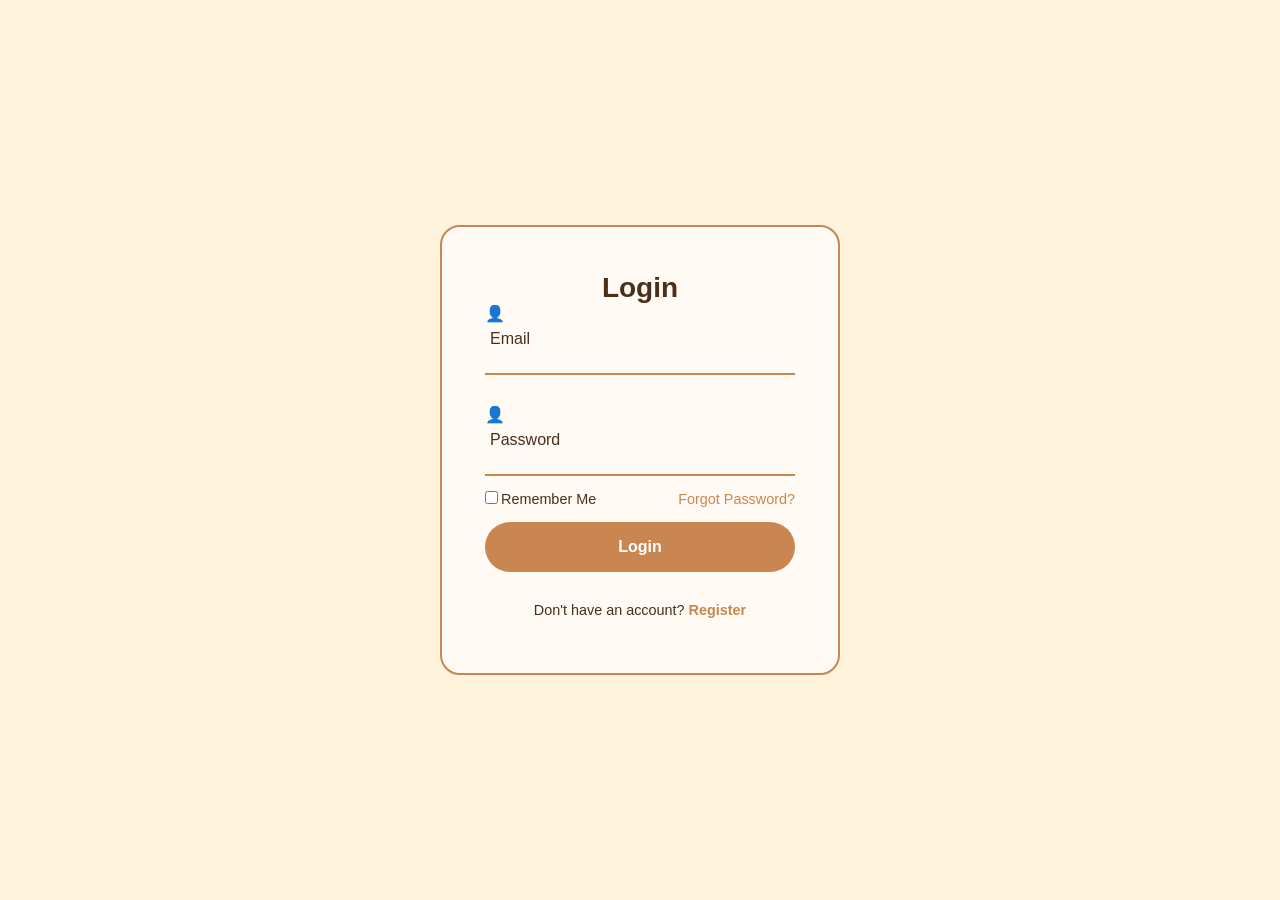
<file: index.html>
<!DOCTYPE html>
<html lang="id">
<head>
    <meta charset="UTF-8">
    <meta http-equiv="X-UA-Compatible" content="IE=edge">
    <meta name="viewport" content="width=device-width, initial-scale=1.0">
    <title>Login</title>
    <link rel="stylesheet" href="style.css">
</head>

<body>
    <section class="login-section">
    <div class="login-box">
        <form id="form-login" action="home.html">
            <h2>Login</h2>
            <div class="input-box">
                <span class="icon">👤</span>
                <input type="email" id="l-email" required>
                <label>Email</label>
            </div>
            <div class="input-box">
               <span class="icon">👤</span>
                <input type="password" id="l-pass" required>
                <label>Password</label> 
            </div>
            <p class="pesan" style="font-size:14px; margin:10px 0; text-align:center;"></p>
            <div class="remember-forgot">
                <label><input type="checkbox">Remember Me</label>
                <a href="#" id="ke-lupa">Forgot Password?</a>
            </div>
            <button type="submit">Login</button>
            <div class="register-link">
                <p>Don't have an account? <a href="#" id="ke-register">Register</a></p>
            </div>
        </form>

        <!-- ===== FORM REGISTER ===== -->
        <form id="form-register" style="display:none;">
            <h2>Register</h2>
            <div class="input-box">
                <span class="icon">👤</span>
                <input type="text" id="r-nama" required>
                <label>Nama</label>
            </div>
            <div class="input-box">
                <span class="icon">✉️</span>
                <input type="email" id="r-email" required>
                <label>Email</label>
            </div>
            <div class="input-box">
                <span class="icon">🔒</span>
                <input type="password" id="r-pass" required minlength="6">
                <label>Password (min. 6 karakter)</label>
            </div>
            <div class="input-box">
                <span class="icon">🔒</span>
                <input type="password" id="r-pass2" required>
                <label>Ulangi Password</label>
            </div>
            <p class="pesan" style="font-size:14px; margin:10px 0; text-align:center;"></p>
            <button type="submit">Register</button>
            <div class="register-link">
                <p>Sudah punya akun? <a href="#" class="ke-login">Login</a></p>
            </div>
        </form>
 
        <!-- ===== FORM LUPA PASSWORD ===== -->
        <form id="form-lupa" style="display:none;">
            <h2>Reset Password</h2>
            <div class="input-box">
                <span class="icon">✉️</span>
                <input type="email" id="f-email" required>
                <label>Email terdaftar</label>
            </div>
            <div class="input-box">
                <span class="icon">🔒</span>
                <input type="password" id="f-pass" required minlength="6">
                <label>Password baru</label>
            </div>
            <p class="pesan" style="font-size:14px; margin:10px 0; text-align:center;"></p>
            <button type="submit">Simpan password baru</button>
            <div class="register-link">
                <p><a href="#" class="ke-login">Kembali ke Login</a></p>
            </div>
        </form>
 
    </div>
    </section>
 
    <script src="login.js"></script>
</body>
</html>
</file>
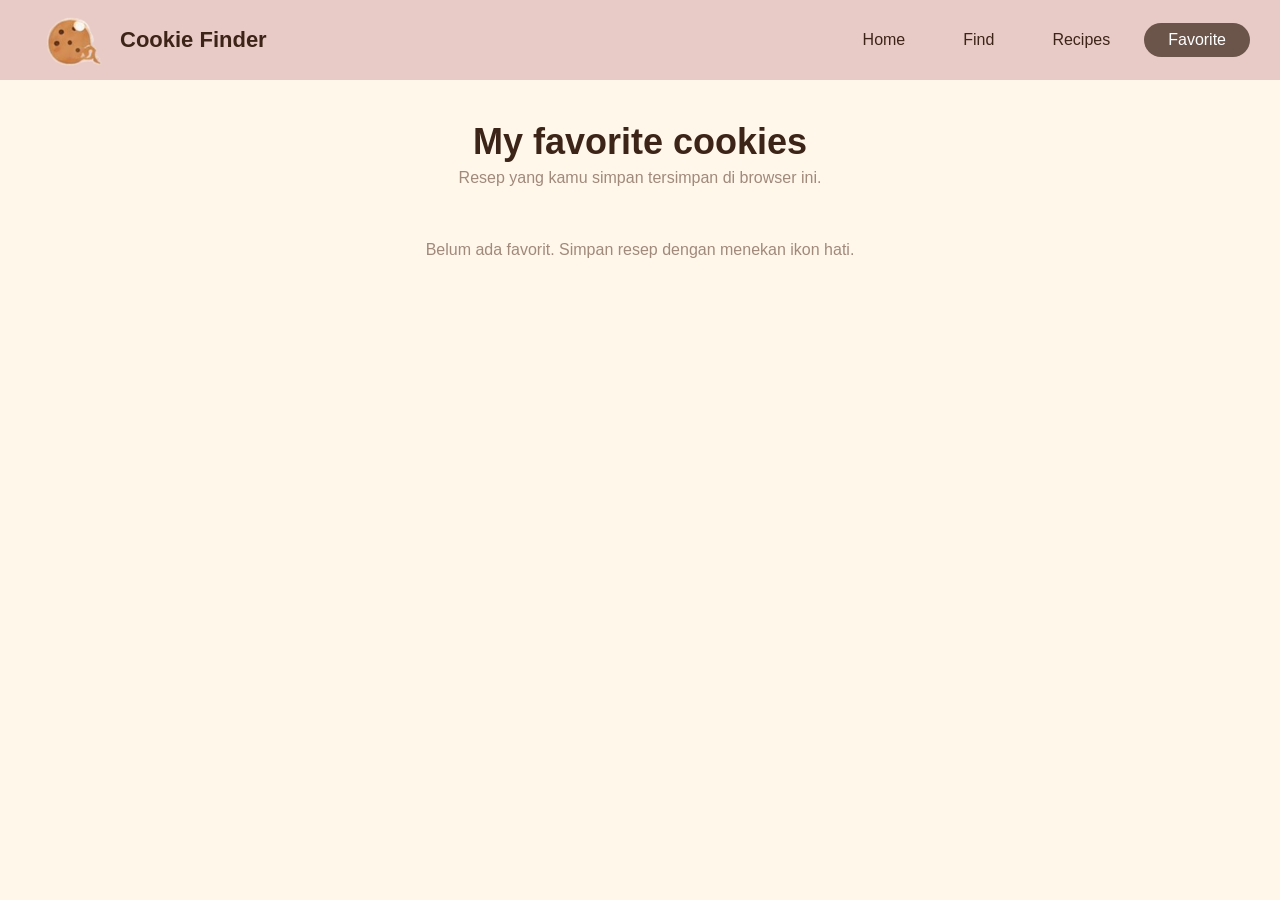
<file: favorite.html>
<!DOCTYPE html>
<html lang="id">
<head>
    <meta charset="UTF-8">
    <meta name="viewport" content="width=device-width, initial-scale=1">
    <title>Favorite - Cookie Finder</title>
    <link rel="stylesheet" href="style.css">
</head>
<body data-halaman="favorite">
<!-- Navigasi -->
<header class="navbar">
    <a class="brand" href="home.html"><img src="gambar/logo.png" alt=""><span>Cookie Finder</span></a>
    <nav>
        <a href="home.html">Home</a>
        <a href="find.html">Find</a>
        <a href="recipes.html">Recipes</a>
        <a href="favorite.html" class="aktif">Favorite</a>
    </nav>
</header>
 
<main class="bagian">
    <h1 class="tengah">My favorite cookies</h1>
    <p class="sub-tengah">Resep yang kamu simpan tersimpan di browser ini.</p>
    <div class="grid-3" id="daftar-favorit"></div>
</main>
 
<script src="script.js"></script>
</body>
</html>
</file>
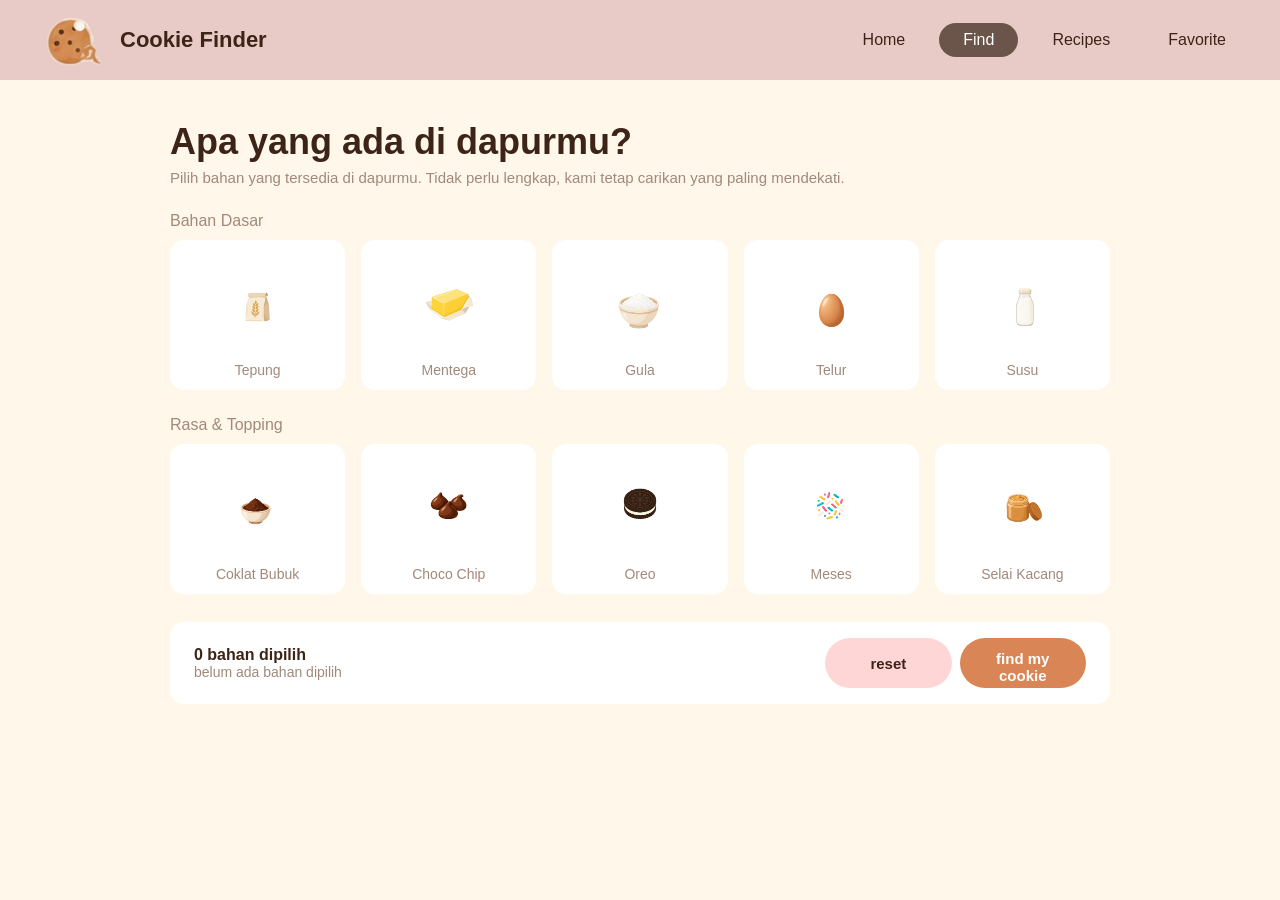
<file: find.html>
<!DOCTYPE html>
<html lang="id">
<head>
    <meta charset="UTF-8">
    <meta name="viewport" content="width=device-width, initial-scale=1">
    <title>Find - Cookie Finder</title>
    <link rel="stylesheet" href="style.css">
</head>
<body data-halaman="find">
<!-- Navigasi -->
<header class="navbar">
    <a class="brand" href="home.html"><img src="gambar/logo.png" alt=""><span>Cookie Finder</span></a>
    <nav>
        <a href="home.html">Home</a>
        <a href="find.html" class="aktif">Find</a>
        <a href="recipes.html">Recipes</a>
        <a href="favorite.html">Favorite</a>
    </nav>
</header>
 
<!-- Pilih bahan -->
<main class="bagian" id="pemilih">
    <h1>Apa yang ada di dapurmu?</h1>
    <p class="sub">Pilih bahan yang tersedia di dapurmu. Tidak perlu lengkap, kami tetap carikan yang paling mendekati.</p>
 
    <div id="grid-bahan">
        <h4 class="label">Bahan Dasar</h4>
        <div class="baris-bahan" id="bahan-dasar"></div>
        <h4 class="label">Rasa &amp; Topping</h4>
        <div class="baris-bahan" id="bahan-rasa"></div>
    </div>
 
    <div class="bar-pilih">
        <div><strong id="jumlah-pilih">0 bahan dipilih</strong><p id="daftar-pilih"></p></div>
        <div class="aksi">
            <button class="btn btn-pink" id="btn-reset">reset</button>
            <button class="btn" id="btn-cari">find my cookie</button>
        </div>
    </div>
</main>
 
<!-- Hasil -->
<main class="bagian" id="hasil" hidden>
    <h1 class="tengah">Your cookie matches</h1>
    <p class="sub-tengah">Berdasarkan bahan yang kamu punya:</p>
    <div class="chip-wrap" id="chip-bahan"></div>
    <div class="grid-3" id="kartu-hasil"></div>
    <button class="btn btn-coklat" id="btn-ubah">← Ubah bahan</button>
</main>
 
<script src="script.js"></script>
</body>
</html>
</file>
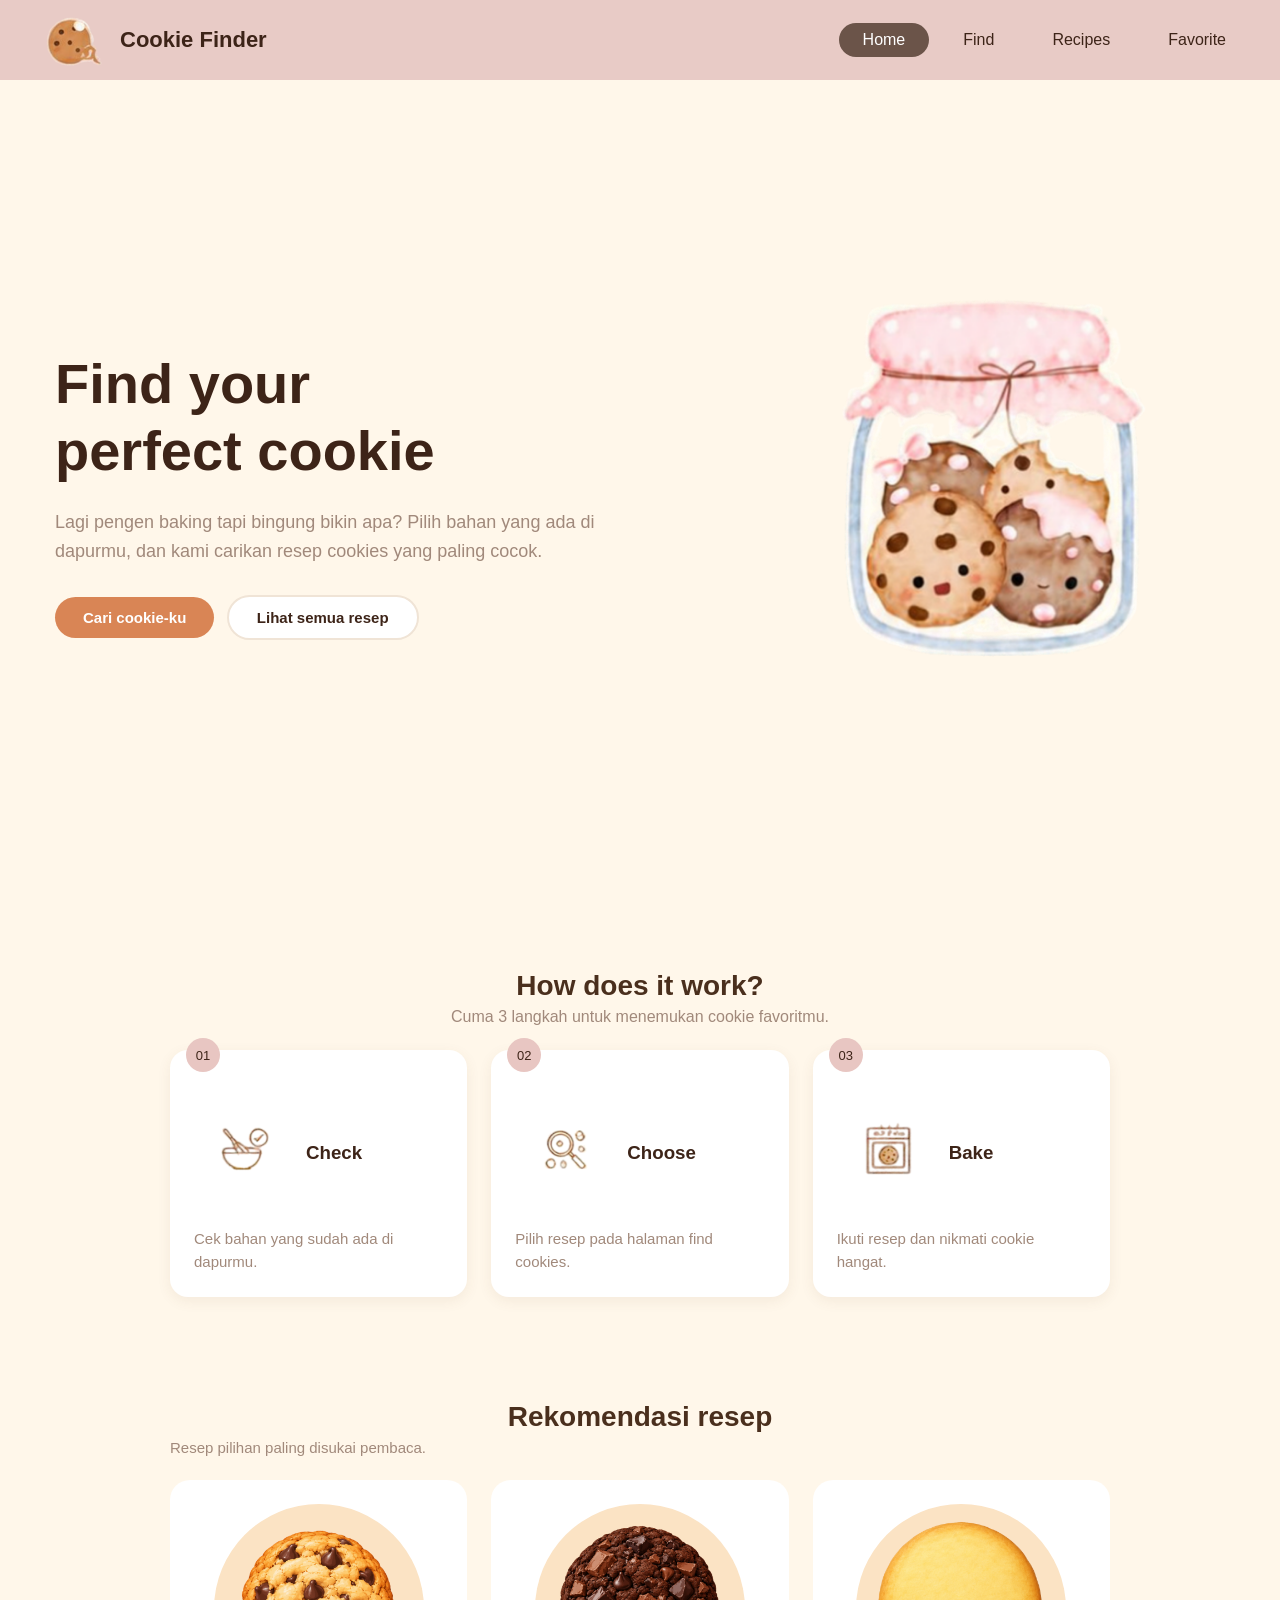
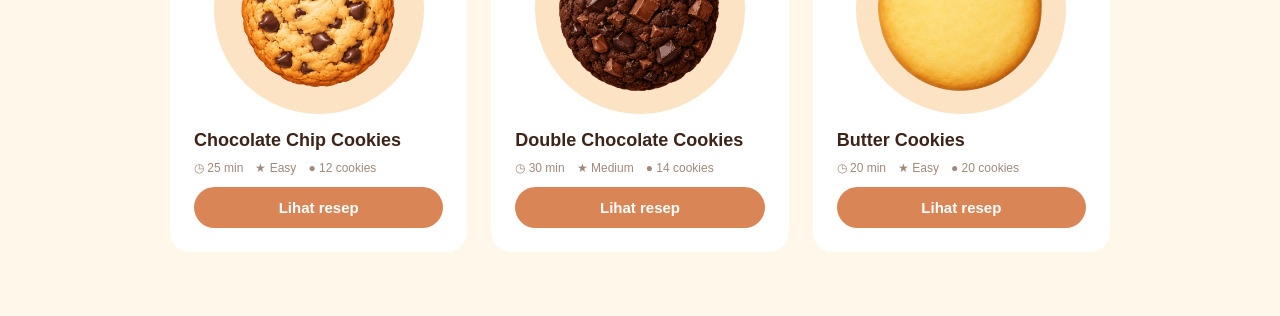
<file: home.html>
<!DOCTYPE html>
<html lang="id">
<head>
    <meta charset="UTF-8">
    <meta name="viewport" content="width=device-width, initial-scale=1">
    <title>Home - Cookie Finder</title>
    <link rel="stylesheet" href="style.css">
</head>
<body data-halaman="home">
<!-- Navigasi -->
<header class="navbar">
    <a class="brand" href="home.html"><img src="gambar/logo.png" alt=""><span>Cookie Finder</span></a>
    <nav>
        <a href="home.html" class="aktif">Home</a>
        <a href="find.html">Find</a>
        <a href="recipes.html">Recipes</a>
        <a href="favorite.html">Favorite</a>
    </nav>
</header>
 
<!-- Hero -->
<section class="hero">
    <div class="hero-teks">
        <h1>Find your<br>perfect cookie</h1>
        <p>Lagi pengen baking tapi bingung bikin apa? Pilih bahan yang ada di dapurmu, dan kami carikan resep cookies yang paling cocok.</p>
        <a class="btn" href="find.html">Cari cookie-ku</a>
        <a class="btn btn-putih" href="recipes.html">Lihat semua resep</a>
    </div>
    <img src="gambar/hero - toples.png" alt="Toples cookies">
</section>
 
<!-- How does it work -->
<section class="bagian">
    <h2 class="judul-tengah">How does it work?</h2>
    <p class="sub-tengah">Cuma 3 langkah untuk menemukan cookie favoritmu.</p>
    <div class="grid-3">
        <div class="langkah-box"><span class="no">01</span><div class="baris"><img src="gambar/ikon-check.png" alt=""><h3>Check</h3></div><p>Cek bahan yang sudah ada di dapurmu.</p></div>
        <div class="langkah-box"><span class="no">02</span><div class="baris"><img src="gambar/ikon-choose.png" alt=""><h3>Choose</h3></div><p>Pilih resep pada halaman find cookies.</p></div>
        <div class="langkah-box"><span class="no">03</span><div class="baris"><img src="gambar/ikon-bake.png" alt=""><h3>Bake</h3></div><p>Ikuti resep dan nikmati cookie hangat.</p></div>
    </div>
</section>
 
<!-- Rekomendasi -->
<section class="bagian">
    <h2>Rekomendasi resep</h2>
    <p class="sub">Resep pilihan paling disukai pembaca.</p>
    <div class="grid-3" id="rekomendasi"></div>
</section>
 
<script src="script.js"></script>
</body>
</html>
</file>
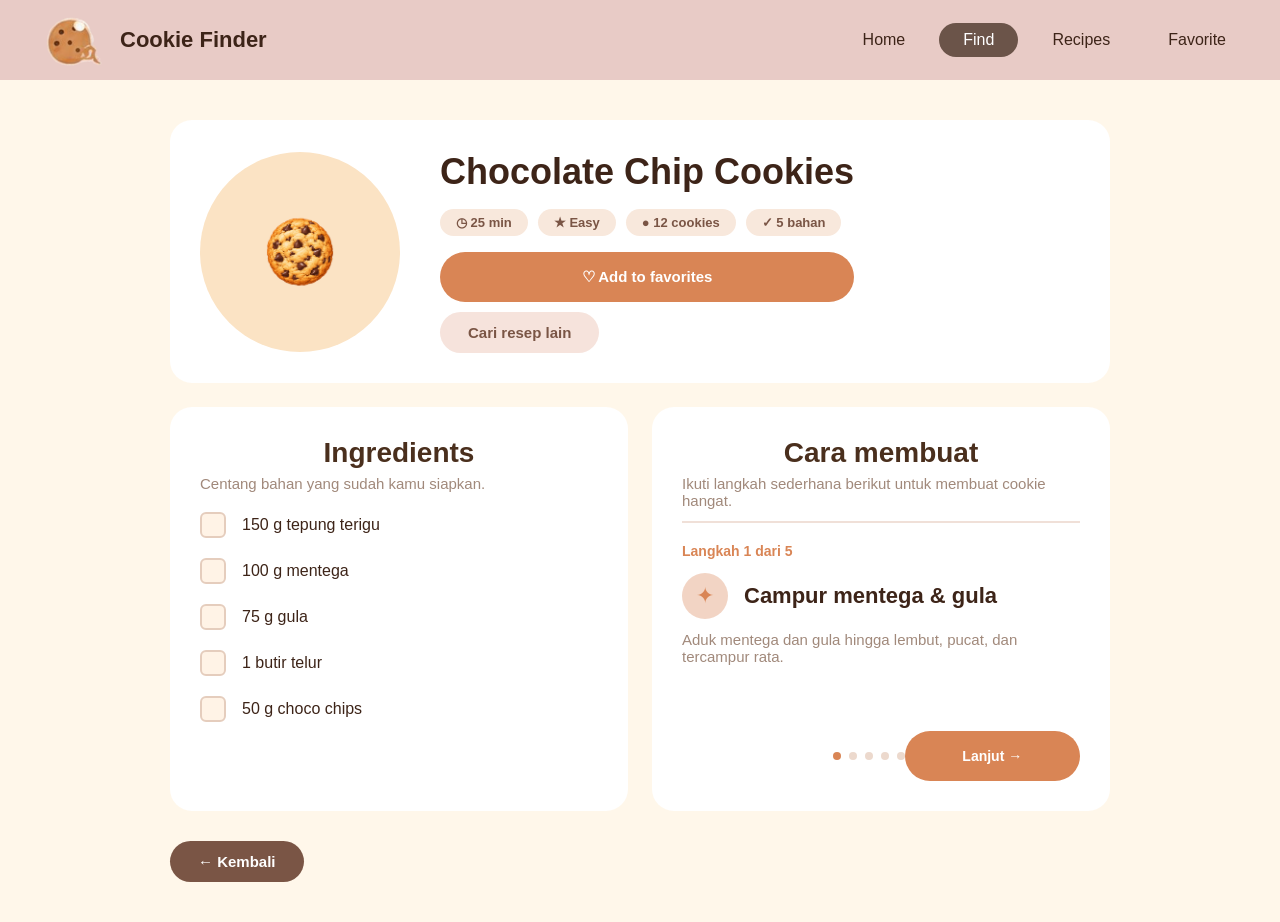
<file: langkah resep.html>
<!DOCTYPE html>
<html lang="id">
<head>
    <meta charset="UTF-8">
    <meta name="viewport" content="width=device-width, initial-scale=1">
    <title>Resep - Cookie Finder</title>
    <link rel="stylesheet" href="style.css">
</head>
<body data-halaman="resep">
<!-- Navigasi -->
<header class="navbar">
    <a class="brand" href="home.html"><img src="gambar/logo.png" alt=""><span>Cookie Finder</span></a>
    <nav>
        <a href="home.html">Home</a>
        <a href="find.html" class="aktif">Find</a>
        <a href="recipes.html">Recipes</a>
        <a href="favorite.html">Favorite</a>
    </nav>
</header>
 
<main class="bagian">
    <!-- Header resep -->
    <section class="panel resep-head">
        <div class="lingkaran besar"><img id="r-gambar" src="" alt=""></div>
        <div>
            <h1 id="r-nama"></h1>
            <div class="pil-wrap" id="r-meta"></div>
            <div class="pil-wrap">
                <button class="btn" id="r-fav">♡ Add to favorites</button>
                <a class="btn btn-pink-soft" href="find.html">Cari resep lain</a>
            </div>
        </div>
    </section>
 
    <div class="grid-2">
        <!-- Bahan -->
        <section class="panel">
            <h2>Ingredients</h2>
            <p class="sub">Centang bahan yang sudah kamu siapkan.</p>
            <ul class="cek" id="r-bahan"></ul>
        </section>
 
        <!-- Langkah -->
        <section class="panel">
            <h2>Cara membuat</h2>
            <p class="sub garis">Ikuti langkah sederhana berikut untuk membuat cookie hangat.</p>
            <strong class="no-langkah" id="l-no"></strong>
            <div class="langkah-isi">
                <span class="ikon-bintang">✦</span>
                <h3 id="l-judul"></h3>
            </div>
            <p class="sub" id="l-isi"></p>
            <div class="nav-langkah">
                <button class="tautan" id="l-prev">← Sebelumnya</button>
                <div class="dots" id="l-dots"></div>
                <button class="btn kecil" id="l-next">Lanjut →</button>
            </div>
        </section>
    </div>
 
    <a class="btn btn-coklat" href="javascript:history.back()">← Kembali</a>
</main>
 
<script src="script.js"></script>
</body>
</html>
</file>
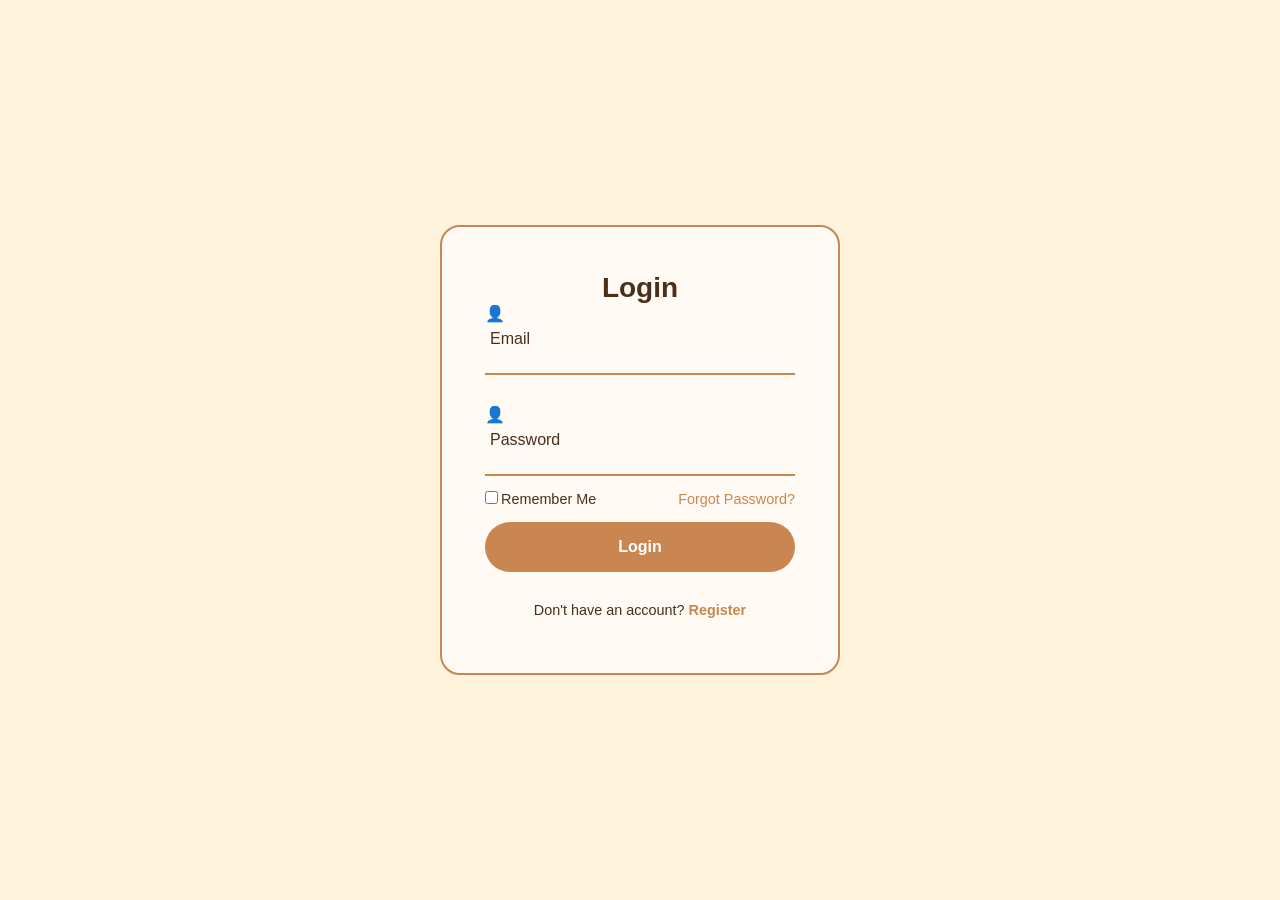
<file: login.html>
<!DOCTYPE html>
<html lang="id">
<head>
    <meta charset="UTF-8">
    <meta http-equiv="X-UA-Compatible" content="IE=edge">
    <meta name="viewport" content="width=device-width, initial-scale=1.0">
    <title>Login</title>
    <link rel="stylesheet" href="style.css">
</head>

<body>
    <section class="login-section">
    <div class="login-box">
        <form id="form-login" action="index.html">
            <h2>Login</h2>
            <div class="input-box">
                <span class="icon">👤</span>
                <input type="email" id="l-email" required>
                <label>Email</label>
            </div>
            <div class="input-box">
               <span class="icon">👤</span>
                <input type="password" id="l-pass" required>
                <label>Password</label> 
            </div>
            <p class="pesan" style="font-size:14px; margin:10px 0; text-align:center;"></p>
            <div class="remember-forgot">
                <label><input type="checkbox">Remember Me</label>
                <a href="#" id="ke-lupa">Forgot Password?</a>
            </div>
            <button type="submit">Login</button>
            <div class="register-link">
                <p>Don't have an account? <a href="#" id="ke-register">Register</a></p>
            </div>
        </form>

        <!-- ===== FORM REGISTER ===== -->
        <form id="form-register" style="display:none;">
            <h2>Register</h2>
            <div class="input-box">
                <span class="icon">👤</span>
                <input type="text" id="r-nama" required>
                <label>Nama</label>
            </div>
            <div class="input-box">
                <span class="icon">✉️</span>
                <input type="email" id="r-email" required>
                <label>Email</label>
            </div>
            <div class="input-box">
                <span class="icon">🔒</span>
                <input type="password" id="r-pass" required minlength="6">
                <label>Password (min. 6 karakter)</label>
            </div>
            <div class="input-box">
                <span class="icon">🔒</span>
                <input type="password" id="r-pass2" required>
                <label>Ulangi Password</label>
            </div>
            <p class="pesan" style="font-size:14px; margin:10px 0; text-align:center;"></p>
            <button type="submit">Register</button>
            <div class="register-link">
                <p>Sudah punya akun? <a href="#" class="ke-login">Login</a></p>
            </div>
        </form>
 
        <!-- ===== FORM LUPA PASSWORD ===== -->
        <form id="form-lupa" style="display:none;">
            <h2>Reset Password</h2>
            <div class="input-box">
                <span class="icon">✉️</span>
                <input type="email" id="f-email" required>
                <label>Email terdaftar</label>
            </div>
            <div class="input-box">
                <span class="icon">🔒</span>
                <input type="password" id="f-pass" required minlength="6">
                <label>Password baru</label>
            </div>
            <p class="pesan" style="font-size:14px; margin:10px 0; text-align:center;"></p>
            <button type="submit">Simpan password baru</button>
            <div class="register-link">
                <p><a href="#" class="ke-login">Kembali ke Login</a></p>
            </div>
        </form>
 
    </div>
    </section>
 
    <script src="login.js"></script>
</body>
</html>
</file>
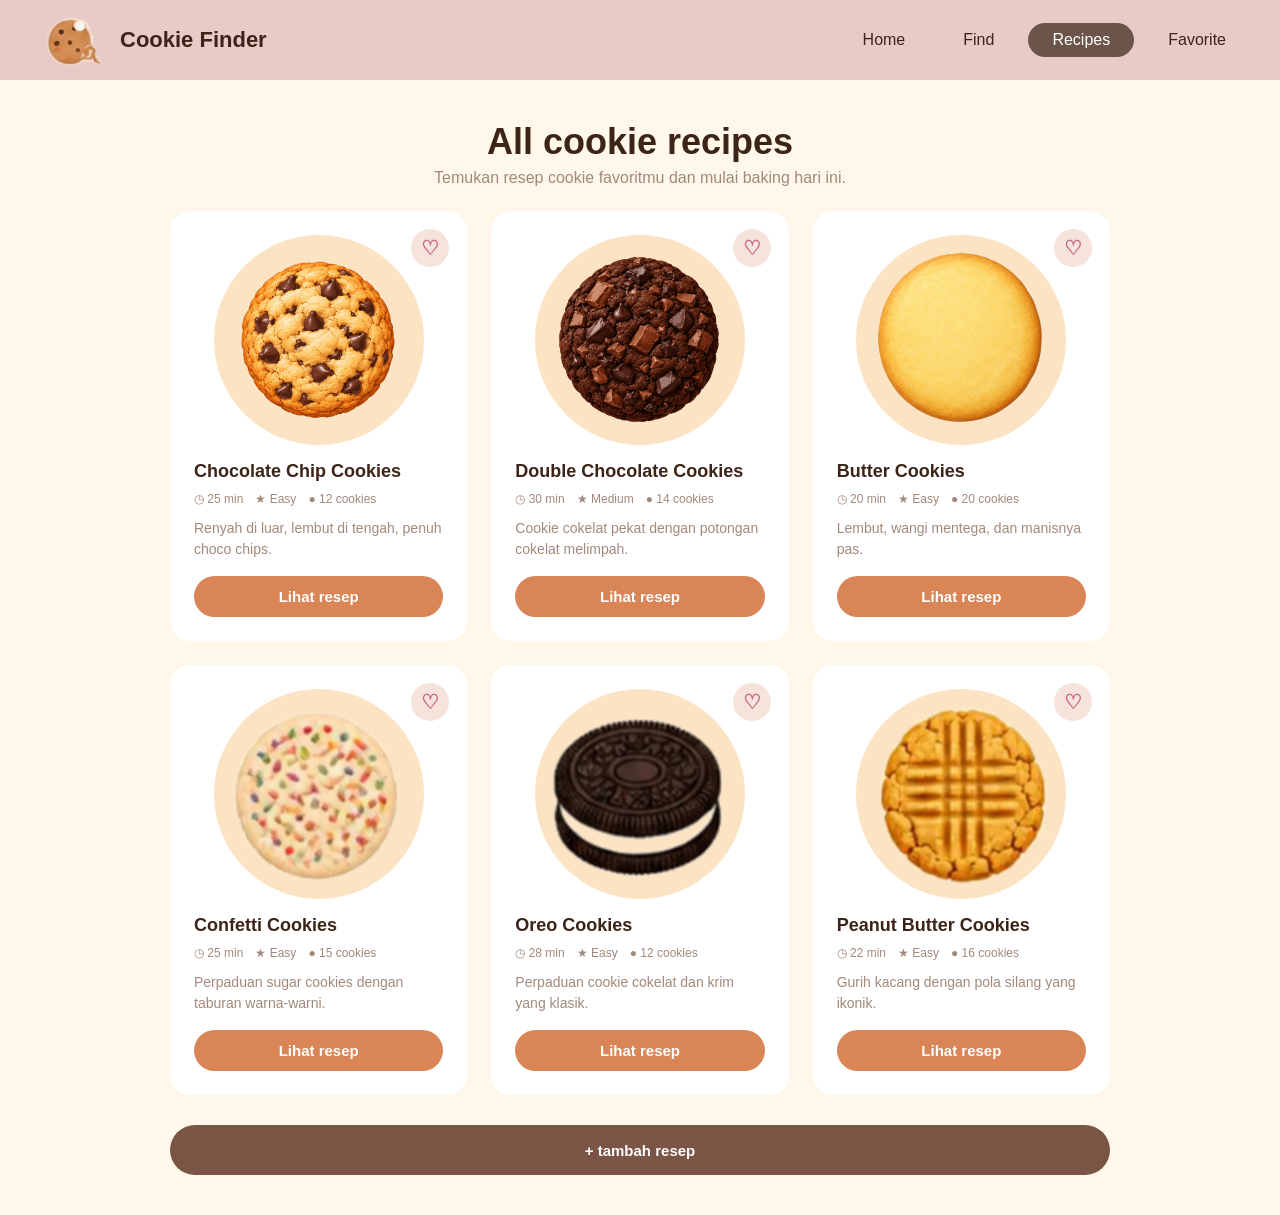
<file: recipes.html>
<!DOCTYPE html>
<html lang="id">
<head>
    <meta charset="UTF-8">
    <meta name="viewport" content="width=device-width, initial-scale=1">
    <title>Recipes - Cookie Finder</title>
    <link rel="stylesheet" href="style.css">
</head>
<body data-halaman="recipes">
<!-- Navigasi -->
<header class="navbar">
    <a class="brand" href="home.html"><img src="gambar/logo.png" alt=""><span>Cookie Finder</span></a>
    <nav>
        <a href="home.html">Home</a>
        <a href="find.html">Find</a>
        <a href="recipes.html" class="aktif">Recipes</a>
        <a href="favorite.html">Favorite</a>
    </nav>
</header>
 
<main class="bagian">
    <h1 class="tengah">All cookie recipes</h1>
    <p class="sub-tengah">Temukan resep cookie favoritmu dan mulai baking hari ini.</p>
    <div class="grid-3" id="semua-resep"></div>
    <div class="kanan"><button class="btn btn-coklat" id="btn-tambah">+ tambah resep</button></div>
</main>
 
<!-- Form tambah resep -->
<div class="modal" id="modal" hidden>
    <form class="modal-isi" id="form-resep">
        <h2>Tambah resep</h2>
        <label>Nama cookies
            <input type="text" id="f-nama" required placeholder="contoh: Cheese Cookies">
        </label>
        <label>Deskripsi
            <textarea id="f-desk" rows="2" placeholder="Cerita singkat tentang cookie ini"></textarea>
        </label>
        <label>Estimasi waktu (menit)
            <input type="number" id="f-waktu" min="1" required placeholder="25">
        </label>
        <label>Bahan (satu bahan per baris)
            <textarea id="f-bahan" rows="4" required placeholder="150 g tepung terigu&#10;100 g mentega"></textarea>
        </label>
        <label>Cara membuat (satu langkah per baris)
            <textarea id="f-langkah" rows="4" required placeholder="Campur mentega dan gula&#10;Panggang 12 menit"></textarea>
        </label>
        <label>Gambar (jika ada)
            <input type="file" id="f-gambar" accept="image/*">
        </label>
        <img id="f-preview" class="preview" alt="Pratinjau gambar" hidden>
        <div class="aksi">
            <button type="button" class="btn btn-pink" id="f-batal">Batal</button>
            <button type="submit" class="btn">Simpan resep</button>
        </div>
    </form>
</div>

<script src="script.js"></script>
</body>
</html>
</file>
<file: style.css>
*{
    margin:0;
    padding:0;
    box-sizing:border-box;
    font-family: 'Poppins', sans-serif;
 }
 
.login-section {
    display:flex;
    justify-content:center;
    align-items:center;
    height:100vh;
    width:100%;
    background:#fff3dc;
}

.login-box {
    position:relative;
    width:400px;
    height: 450px;
    background:#fffaf3;
    border: 2px solid #c98650;
    border-radius: 20px;
    display:flex;
    justify-content:center;
    align-items:center;
    backdrop-filter:blur(10px);
}
 
 h2 { 
    font-size: 2em;
    color: #4a2f1d;
    text-align: center;
 }

 .input-box {
    position:relative;
    width: 310px;
    border-bottom: 2px solid #c98650;
    margin-bottom: 30px;
 }

 .input-box label {
        position:absolute;
        top: 50%;
        left: 5px;
        transform: translateY(-50%);
        color:#4a2f1d;
        font-size: 1em;
        pointer-events:none;
        transition: .5s;
    }
.input-box input:focus ~ label,
    .input-box input:valid ~ label {
        top:-5px;
        color:#c98650;
        font-size: 0.8em;
    }
 .input-box input {
    width: 100%;
    height: 50px;
    background: transparent;
    border: none;
    outline: none;
    font-size: 1em;
    color:#4a2f1d;
    padding: 0 35px 0 5px;
 }   

 .remember-forgot {
    display:flex;
    justify-content:space-between;
    margin: -15px 0 15px;
    font-size: 0.9em;
    color:#4a2f1d;
 }

 .remember-forgot label input {
    margin-right: 3px;
 }

 .remember-forgot a {
    color:#c98650;
    text-decoration:none;
 }

 .remember-forgot a:hover {
    text-decoration:underline;
 }

 button {
    width: 100%;
    height: 50px;
    border: none;
    background:#c98650;
    border-radius: 40px;
    font-size: 1em;
    color:#fff;
    font-weight: 600;
    cursor:pointer;
    outline:none;
 }

 .register-link {
    text-align:center;
    margin: 30px 0 10px;
    font-size: 0.9em;
    color:#4a2f1d;
 }

 .register-link a {
    color:#c98650;
    text-decoration:none;
    font-weight: 600;
 }

 .register-link a:hover {
    text-decoration:underline;
 }

 @import url('https://fonts.googleapis.com/css2?family=Poppins:wght@400;500;600;700&display=swap');

* { margin: 0; padding: 0; box-sizing: border-box; font-family: 'Poppins', Verdana, sans-serif; }

:root {
    --bg: #fff7ea;
    --nav: #e8cbc6;
    --coklat: #3d2418;
    --coklat2: #7a5545;
    --aksen: #d98555;
    --abu: #a1897b;
    --pink: #e8c6c2;
}

body { background: var(--bg); color: var(--coklat); min-height: 100vh; }
[hidden] { display: none !important; }

/* ===== Navbar ===== */
.navbar {
    background: var(--nav);
    height: 80px;
    padding: 0 30px;
    display: flex;
    align-items: center;
    justify-content: space-between;
    position: sticky;
    top: 0;
    z-index: 10;
}
.brand { display: flex; align-items: center; gap: 10px; text-decoration: none; color: var(--coklat); font-size: 22px; font-weight: 700; }
.brand img { height: 120px; }
.navbar nav { display: flex; gap: 10px; }
.navbar nav a { text-decoration: none; color: var(--coklat); padding: 8px 24px; border-radius: 50px; font-weight: 500; }
.navbar nav a.aktif { background: #6b5449; color: white; }

/* ===== Layout umum ===== */
.bagian { max-width: 1000px; margin: 0 auto; padding: 40px 30px; }
h1 { font-size: 36px; font-weight: 700; line-height: 1.2; }
h2 { font-size: 28px; font-weight: 700; }
.sub { color: var(--abu); font-size: 15px; margin-top: 6px; }
.tengah, .judul-tengah, .sub-tengah { text-align: center; }
.judul-tengah { margin-top: 20px; }
.sub-tengah { color: var(--abu); margin: 6px 0 24px; }
.kanan { text-align: right; margin-top: 30px; }
.grid-3 { display: grid; grid-template-columns: repeat(3, 1fr); gap: 24px; margin: 24px 0; }
.grid-2 { display: grid; grid-template-columns: 1fr 1fr; gap: 24px; margin: 24px 0 30px; }
.kosong { grid-column: 1 / -1; text-align: center; color: var(--abu); padding: 30px; }

/* ===== Tombol ===== */
.btn {
    display: inline-block;
    background: var(--aksen);
    color: white;
    border: none;
    border-radius: 50px;
    padding: 12px 28px;
    font-weight: 600;
    font-size: 15px;
    text-decoration: none;
    cursor: pointer;
    text-align: center;
}
.btn:hover { filter: brightness(0.95); }
.btn-putih { background: white; color: var(--coklat); border: 2px solid #f0e4d6; }
.btn-pink { background: #ffd6d6; color: var(--coklat); }
.btn-pink-soft { background: #f6e3dc; color: var(--coklat2); }
.btn-coklat { background: #7a5545; }
.btn.kecil { padding: 8px 20px; font-size: 14px; }
.tautan { background: none; border: none; color: var(--coklat2); cursor: pointer; font-size: 14px; }

/* ===== Home ===== */
.hero { max-width: 1250px; margin: 0 auto; padding: 70px 40px; display: flex; align-items: center; justify-content: space-between; gap: 48px; }
.hero-teks { max-width: 560px; }
.hero h1 { font-size: 56px; }
.hero-teks p { color: var(--abu); margin: 24px 0 30px; line-height: 1.6; font-size: 18px; }
.hero-teks .btn { margin-right: 8px; }
.hero img { width: 460px; max-width: 48%; }

/* --- Check, Choose, Bake --- */
.langkah-box { background: white; border-radius: 18px; padding: 28px 24px 24px; position: relative; box-shadow: 0 4px 14px rgba(120, 80, 50, 0.08); }
.langkah-box .no { position: absolute; top: -12px; left: 16px; background: var(--pink); color: var(--coklat); width: 34px; height: 34px; border-radius: 50%; display: grid; place-items: center; font-size: 13px; }
.langkah-box .baris { display: flex; align-items: center; justify-content: flex-start; gap: 12px; }
.langkah-box img { width: 150px; height: 150px; flex: 0 0 84px; margin: 0; object-fit: contain; }
.langkah-box .baris h3 { margin: 0; text-align: left; }
.langkah-box p { color: var(--abu); font-size: 15px; line-height: 1.5; }

/* ===== Kartu resep ===== */
.kartu { background: white; border-radius: 20px; padding: 24px; position: relative; display: flex; flex-direction: column; }
.lingkaran { background-color: #fbe3c4; border-radius: 50%; width: 210px; height: 210px; flex: 0 0 auto; margin: 0 auto 16px; position: relative; overflow: hidden; }
.lingkaran img { position: absolute; inset: 0; margin: auto; width: 78%; height: 78%; object-fit: contain; }
.kartu .lingkaran img { transform: scale(2.55); transform-origin: center; }
.lingkaran.besar { width: 200px; height: 200px; flex-shrink: 0; margin: 0; }
.lingkaran.besar img { width: 180px; height: 180px; }
.kartu h3 { font-size: 18px; margin-bottom: 10px; }
.meta { display: flex; gap: 12px; font-size: 12px; color: var(--abu); margin-bottom: 12px; flex-wrap: wrap; }
.desk { color: var(--abu); font-size: 14px; line-height: 1.5; margin-bottom: 16px; }
.kartu .btn { margin-top: auto; }
.badge-match { position: absolute; top: 18px; left: 18px; background: #f0cc94; color: #7a4a2a; font-size: 13px; font-weight: 700; padding: 4px 12px; border-radius: 50px; }
.hati { position: absolute; top: 18px; right: 18px; width: 38px; height: 38px; border-radius: 50%; border: none; background: #f6e3dc; color: #c76b86; font-size: 20px; cursor: pointer; }
.hati.on { background: #f6d3dc; }
.cocok { margin-bottom: 16px; font-size: 14px; }
.cocok p { color: var(--abu); margin-top: 6px; line-height: 1.6; padding: 0; }
.ok { color: var(--abu); }
.kurang { color: #f33; }

/* ===== Find ===== */
/* --- Bahan dan topping --- */
.label { color: var(--abu); font-weight: 500; margin: 26px 0 10px; }
.baris-bahan { display: grid; grid-template-columns: repeat(5, 1fr); gap: 16px; }
.bahan { width: 100%; height: 150px; background: white; border: 2px solid transparent; border-radius: 14px; padding: 8px; display: flex; flex-direction: column; align-items: center; justify-content: center; gap: 10px; cursor: pointer; color: var(--abu); font-size: 14px; font-weight: 500; transition: background 0.15s, border-color 0.15s; }
.bahan img { width: 100px; height: 100px; object-fit: contain; transform: translateY(5px); }
.bahan:hover { border-color: var(--pink); }
.bahan.dipilih { background: var(--pink); border-color: var(--pink); color: var(--coklat); }
.bahan:focus-visible { outline: 3px solid var(--aksen); outline-offset: 2px; }
.bar-pilih { background: white; border-radius: 14px; padding: 16px 24px; margin-top: 28px; display: flex; justify-content: space-between; align-items: center; flex-wrap: wrap; gap: 12px; }
.bar-pilih p { color: var(--abu); font-size: 14px; }
.aksi { display: flex; gap: 8px; }
.chip-wrap { display: flex; justify-content: center; gap: 10px; margin-bottom: 20px; }
.chip { background: #f0dccf; color: #7a4a3a; font-weight: 700; padding: 8px 22px; border-radius: 50px; font-size: 14px; }

/* ===== Detail resep ===== */
.panel { background: white; border-radius: 22px; padding: 30px; }
.resep-head { display: flex; align-items: center; gap: 40px; }
.pil-wrap { display: flex; gap: 10px; flex-wrap: wrap; margin-top: 16px; }
.pil-wrap span { background: #f8e8dc; color: var(--coklat2); font-weight: 700; font-size: 13px; padding: 6px 16px; border-radius: 50px; }

.cek { list-style: none; margin-top: 20px; }
.cek li { margin-bottom: 20px; }
.cek label { display: flex; align-items: center; gap: 16px; cursor: pointer; }
.cek input { display: none; }
.kotak { width: 26px; height: 26px; border: 2px solid #e5cdbd; border-radius: 6px; background: #fff3e6; display: grid; place-items: center; color: var(--aksen); font-size: 18px; }
.cek input:checked + .kotak::after { content: '✓'; }

.garis { border-bottom: 2px solid #f0e0d8; padding-bottom: 12px; }
.no-langkah { display: block; color: var(--aksen); font-size: 14px; margin: 20px 0 14px; }
.langkah-isi { display: flex; align-items: center; gap: 16px; margin-bottom: 12px; }
.langkah-isi h3 { font-size: 22px; }
.ikon-bintang { background: #f2d4c4; color: var(--aksen); width: 46px; height: 46px; border-radius: 50%; display: grid; place-items: center; font-size: 22px; flex-shrink: 0; }
#l-isi { min-height: 70px; }
.nav-langkah { display: flex; justify-content: space-between; align-items: center; margin-top: 30px; }
.dots { display: flex; gap: 8px; }
.dots i { width: 8px; height: 8px; border-radius: 50%; background: #ecd9cd; }
.dots i.on { background: var(--aksen); }

/* ===== Responsif ===== */
@media (max-width: 800px) {
    .grid-3, .grid-2 { grid-template-columns: 1fr; }
    .baris-bahan { grid-template-columns: repeat(3, 1fr); }
    .hero, .resep-head { flex-direction: column; text-align: center; }
    .hero h1 { font-size: 46px; }
    .hero img { width: 380px; max-width: 75%; }
    .navbar { padding: 0 12px; }
    .navbar nav a { padding: 6px 10px; font-size: 13px; }
    .brand span { display: none; }
}

/* ===== Form tambah resep & hapus ===== */
.modal { position: fixed; inset: 0; background: rgba(61, 36, 24, 0.45); display: flex; justify-content: center; align-items: flex-start; overflow-y: auto; padding: 30px 16px; z-index: 20; }
.modal-isi { background: white; border-radius: 22px; padding: 30px; width: 100%; max-width: 480px; }
.modal-isi h2 { margin-bottom: 16px; }
.modal-isi label { display: block; font-size: 14px; font-weight: 500; color: var(--coklat2); margin-bottom: 14px; }
.modal-isi input[type="text"], .modal-isi input[type="number"], .modal-isi textarea { display: block; width: 100%; margin-top: 6px; padding: 10px 14px; border: 2px solid #f0e0d8; border-radius: 12px; background: #fffaf3; font-size: 14px; color: var(--coklat); resize: vertical; }
.modal-isi input[type="file"] { display: block; margin-top: 6px; font-size: 13px; }
.modal-isi input:focus, .modal-isi textarea:focus { outline: 2px solid var(--aksen); border-color: transparent; }
.preview { display: block; width: 140px; height: 140px; object-fit: contain; border-radius: 50%; background: #fdeed8; margin: 0 auto 16px; }
.modal-isi .aksi { justify-content: flex-end; margin-top: 8px; }
.btn-hapus { margin-top: 10px; background: none; border: 2px solid #f0c8c8; color: #c0392b; border-radius: 50px; padding: 8px; font-weight: 600; font-size: 14px; cursor: pointer; }
.btn-hapus:hover { background: #fdeaea; }

@media (max-width: 480px) {
    .baris-bahan { grid-template-columns: repeat(2, 1fr); }
}
</file>
